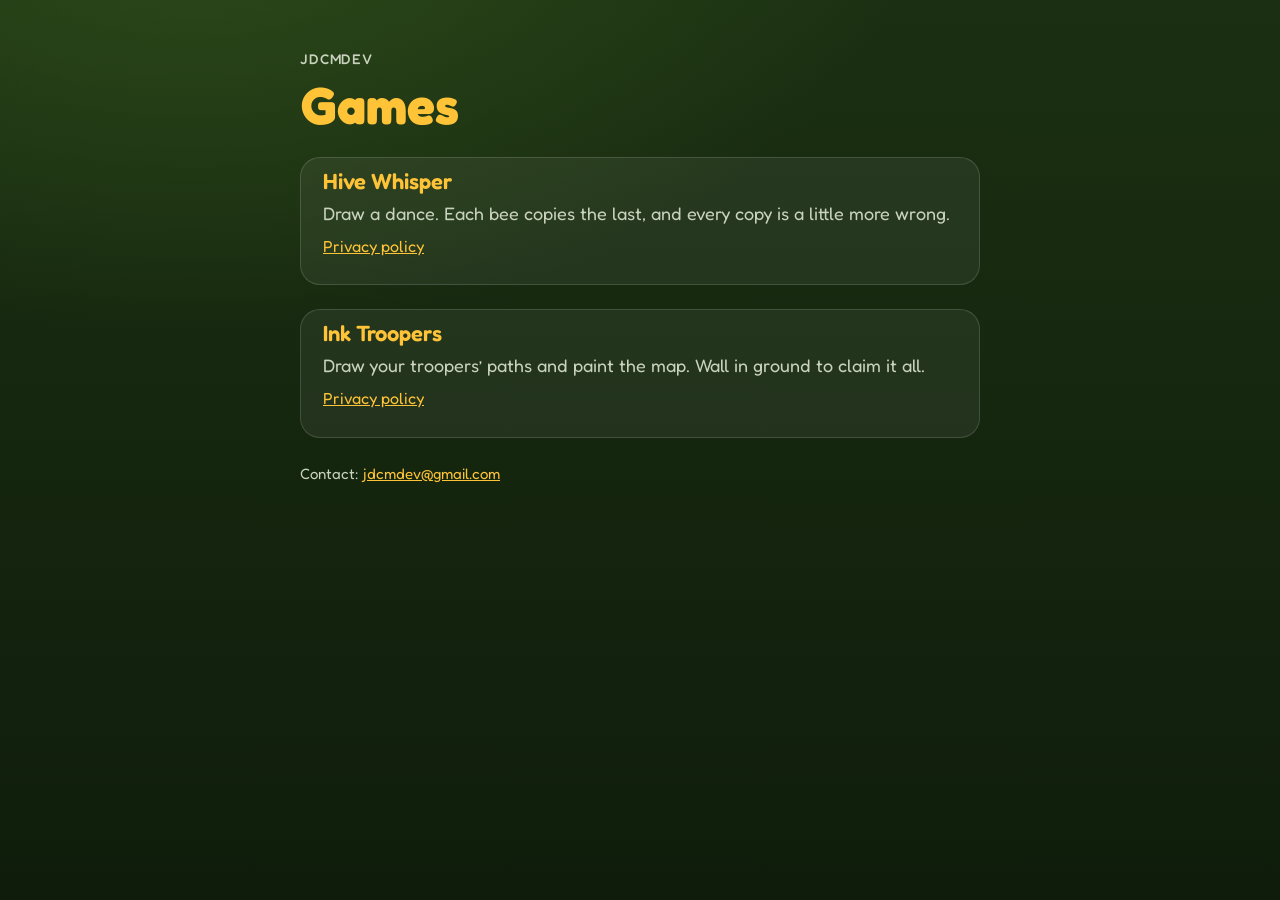
<file: index.html>
<!doctype html>
<html lang="en">
<head>
<meta charset="utf-8">
<meta name="viewport" content="width=device-width, initial-scale=1">
<title>jdcmdev games</title>
<meta name="description" content="Small mobile games by jdcmdev.">
<link rel="preconnect" href="https://fonts.googleapis.com">
<link rel="preconnect" href="https://fonts.gstatic.com" crossorigin>
<link href="https://fonts.googleapis.com/css2?family=Fredoka:wght@400;500;600;700&display=swap" rel="stylesheet">
<link rel="stylesheet" href="style.css">
</head>
<body>
<main>
  <p class="eyebrow">jdcmdev</p>
  <h1>Games</h1>
  <ul class="games">
    <li>
      <div class="game card">
        <strong>Hive Whisper</strong>
        <span>Draw a dance. Each bee copies the last, and every copy is a little more wrong.</span>
        <p class="links"><a href="hivewhisper/privacy/">Privacy policy</a></p>
      </div>
    </li>
    <li>
      <div class="game card">
        <strong>Ink Troopers</strong>
        <span>Draw your troopers’ paths and paint the map. Wall in ground to claim it all.</span>
        <p class="links"><a href="inktroopers/privacy/">Privacy policy</a></p>
      </div>
    </li>
  </ul>
  <p class="updated">Contact: <a href="mailto:jdcmdev@gmail.com">jdcmdev@gmail.com</a></p>
</main>
</body>
</html>
</file>
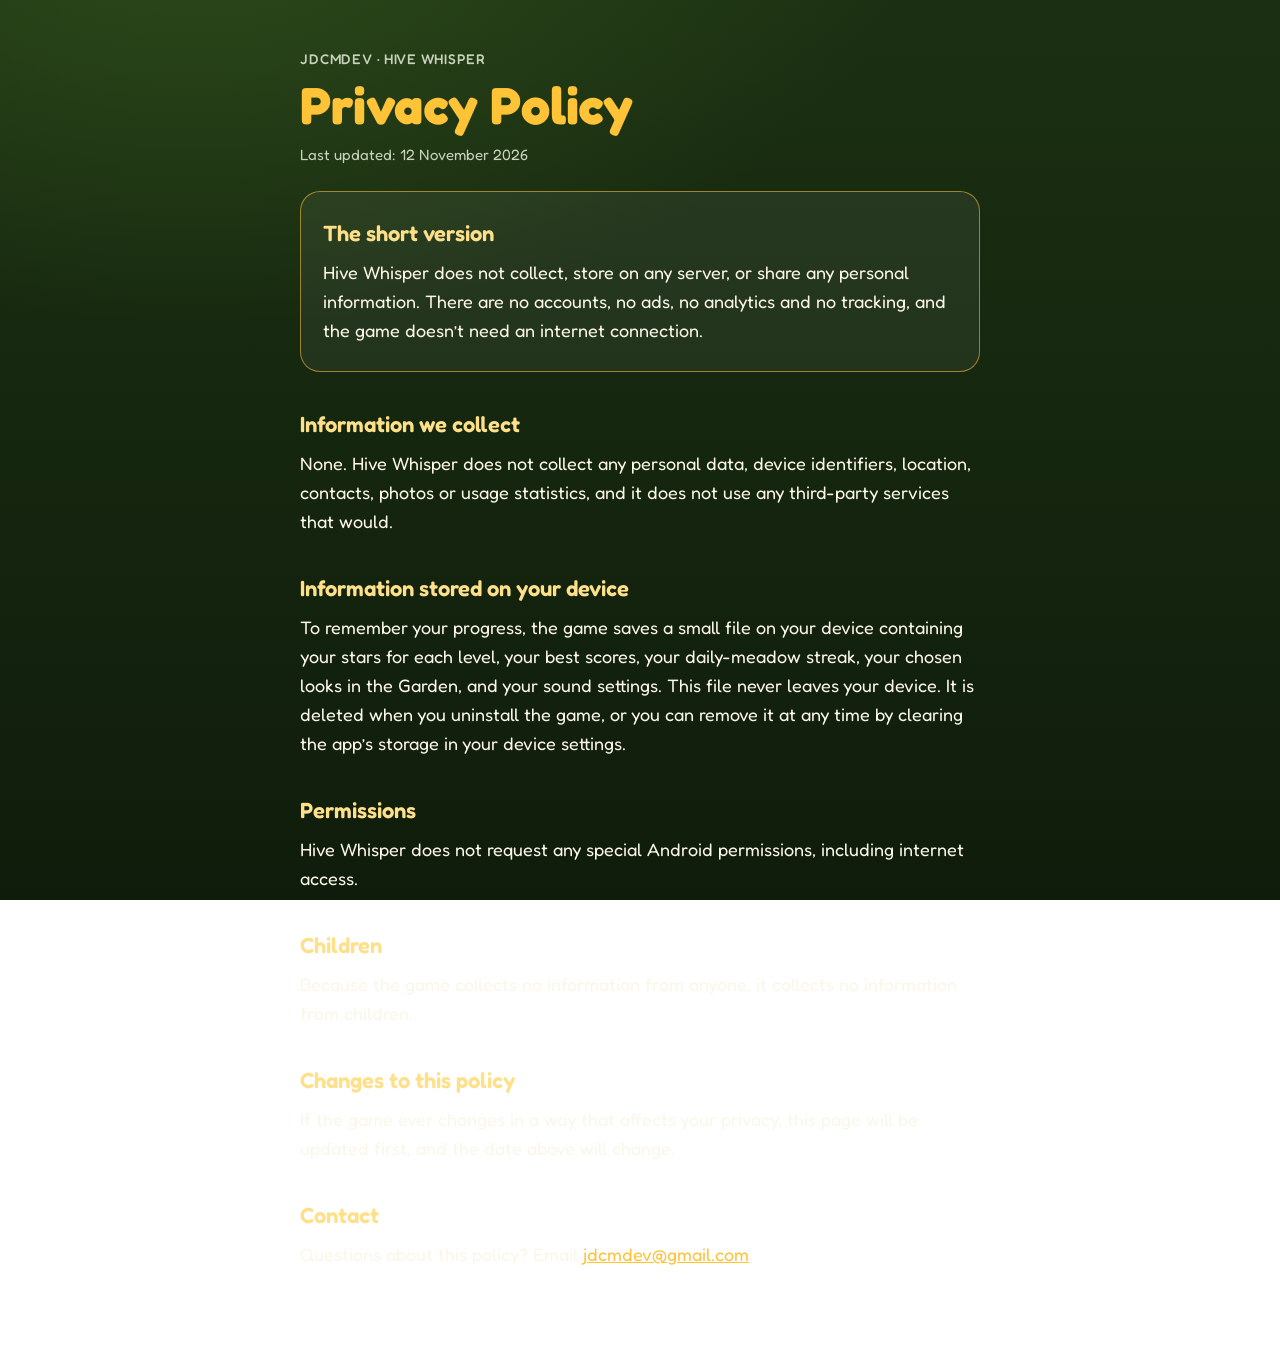
<file: hivewhisper/privacy/index.html>
<!doctype html>
<html lang="en">
<head>
<meta charset="utf-8">
<meta name="viewport" content="width=device-width, initial-scale=1">
<title>Hive Whisper – Privacy Policy</title>
<meta name="description" content="Privacy policy for the Hive Whisper mobile game.">
<link rel="preconnect" href="https://fonts.googleapis.com">
<link rel="preconnect" href="https://fonts.gstatic.com" crossorigin>
<link href="https://fonts.googleapis.com/css2?family=Fredoka:wght@400;500;600;700&display=swap" rel="stylesheet">
<link rel="stylesheet" href="../../style.css">
</head>
<body>
<main>
  <p class="eyebrow"><a href="../../">jdcmdev</a> · Hive Whisper</p>
  <h1>Privacy Policy</h1>
  <p class="updated">Last updated: 12 November 2026</p>

  <section class="card highlight">
    <h2>The short version</h2>
    <p>Hive Whisper does not collect, store on any server, or share any personal information. There are no accounts, no ads, no analytics and no tracking, and the game doesn’t need an internet connection.</p>
  </section>

  <section>
    <h2>Information we collect</h2>
    <p>None. Hive Whisper does not collect any personal data, device identifiers, location, contacts, photos or usage statistics, and it does not use any third-party services that would.</p>
  </section>

  <section>
    <h2>Information stored on your device</h2>
    <p>To remember your progress, the game saves a small file on your device containing your stars for each level, your best scores, your daily-meadow streak, your chosen looks in the Garden, and your sound settings. This file never leaves your device. It is deleted when you uninstall the game, or you can remove it at any time by clearing the app’s storage in your device settings.</p>
  </section>

  <section>
    <h2>Permissions</h2>
    <p>Hive Whisper does not request any special Android permissions, including internet access.</p>
  </section>

  <section>
    <h2>Children</h2>
    <p>Because the game collects no information from anyone, it collects no information from children.</p>
  </section>

  <section>
    <h2>Changes to this policy</h2>
    <p>If the game ever changes in a way that affects your privacy, this page will be updated first, and the date above will change.</p>
  </section>

  <section>
    <h2>Contact</h2>
    <p>Questions about this policy? Email <a href="mailto:jdcmdev@gmail.com">jdcmdev@gmail.com</a>.</p>
  </section>
</main>
</body>
</html>
</file>
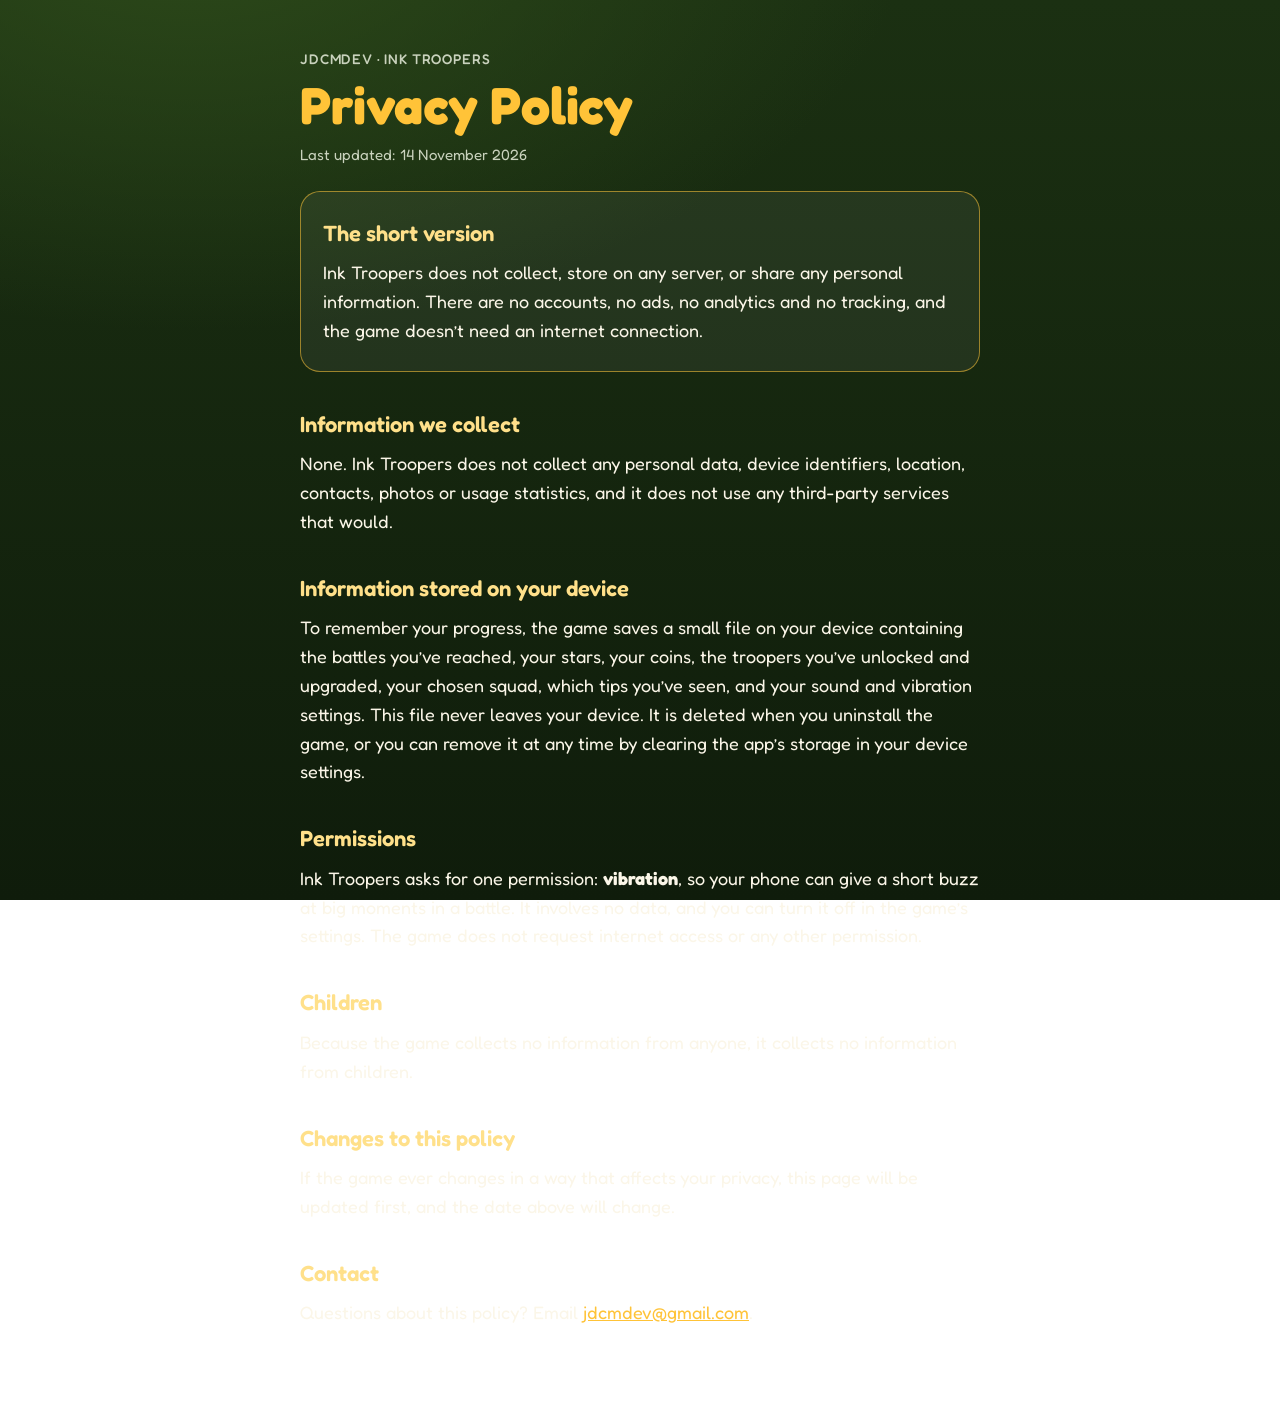
<file: inktroopers/privacy/index.html>
<!doctype html>
<html lang="en">
<head>
<meta charset="utf-8">
<meta name="viewport" content="width=device-width, initial-scale=1">
<title>Ink Troopers – Privacy Policy</title>
<meta name="description" content="Privacy policy for the Ink Troopers mobile game.">
<link rel="preconnect" href="https://fonts.googleapis.com">
<link rel="preconnect" href="https://fonts.gstatic.com" crossorigin>
<link href="https://fonts.googleapis.com/css2?family=Fredoka:wght@400;500;600;700&display=swap" rel="stylesheet">
<link rel="stylesheet" href="../../style.css">
</head>
<body>
<main>
  <p class="eyebrow"><a href="../../">jdcmdev</a> · Ink Troopers</p>
  <h1>Privacy Policy</h1>
  <p class="updated">Last updated: 14 November 2026</p>

  <section class="card highlight">
    <h2>The short version</h2>
    <p>Ink Troopers does not collect, store on any server, or share any personal information. There are no accounts, no ads, no analytics and no tracking, and the game doesn’t need an internet connection.</p>
  </section>

  <section>
    <h2>Information we collect</h2>
    <p>None. Ink Troopers does not collect any personal data, device identifiers, location, contacts, photos or usage statistics, and it does not use any third-party services that would.</p>
  </section>

  <section>
    <h2>Information stored on your device</h2>
    <p>To remember your progress, the game saves a small file on your device containing the battles you’ve reached, your stars, your coins, the troopers you’ve unlocked and upgraded, your chosen squad, which tips you’ve seen, and your sound and vibration settings. This file never leaves your device. It is deleted when you uninstall the game, or you can remove it at any time by clearing the app’s storage in your device settings.</p>
  </section>

  <section>
    <h2>Permissions</h2>
    <p>Ink Troopers asks for one permission: <strong>vibration</strong>, so your phone can give a short buzz at big moments in a battle. It involves no data, and you can turn it off in the game’s settings. The game does not request internet access or any other permission.</p>
  </section>

  <section>
    <h2>Children</h2>
    <p>Because the game collects no information from anyone, it collects no information from children.</p>
  </section>

  <section>
    <h2>Changes to this policy</h2>
    <p>If the game ever changes in a way that affects your privacy, this page will be updated first, and the date above will change.</p>
  </section>

  <section>
    <h2>Contact</h2>
    <p>Questions about this policy? Email <a href="mailto:jdcmdev@gmail.com">jdcmdev@gmail.com</a>.</p>
  </section>
</main>
</body>
</html>
</file>
<file: style.css>
/* Shared look for jdcmdev's game pages: honey on deep meadow green, like Hive Whisper. */
:root {
  --bg: #0f1c0b;
  --bg2: #1b3012;
  --card: rgba(255, 255, 255, 0.06);
  --line: rgba(255, 255, 255, 0.14);
  --text: #fbf6e8;
  --muted: #c9d2bd;
  --honey: #ffc338;
  --honey-light: #ffe08a;
}

* { box-sizing: border-box; }

html { -webkit-text-size-adjust: 100%; }

body {
  margin: 0;
  min-height: 100vh;
  background: radial-gradient(1200px 700px at 15% -10%, #2d4a1a 0%, transparent 60%), linear-gradient(var(--bg2), var(--bg));
  background-attachment: fixed;
  color: var(--text);
  font: 400 18px/1.6 "Fredoka", system-ui, -apple-system, "Segoe UI", sans-serif;
}

main {
  max-width: 720px;
  margin: 0 auto;
  padding: 48px 20px 72px;
}

h1 {
  margin: 0.1em 0 0.2em;
  font-weight: 700;
  font-size: clamp(36px, 8vw, 52px);
  line-height: 1.1;
  color: var(--honey);
}

h2 {
  margin: 1.6em 0 0.3em;
  font-weight: 600;
  font-size: 22px;
  color: var(--honey-light);
}

p { margin: 0.4em 0 0.8em; }

a { color: var(--honey); }
a:hover { color: var(--honey-light); }

.eyebrow {
  margin: 0;
  font-weight: 500;
  letter-spacing: 0.06em;
  text-transform: uppercase;
  font-size: 14px;
  color: var(--muted);
}
.eyebrow a { color: inherit; text-decoration: none; }

.updated { color: var(--muted); font-size: 15px; }

.card {
  background: var(--card);
  border: 1px solid var(--line);
  border-radius: 20px;
  padding: 6px 22px 12px;
  margin: 24px 0;
}
.card.highlight { border-color: rgba(255, 195, 56, 0.55); }
.card h2 { margin-top: 0.8em; }

.games { list-style: none; padding: 0; margin: 20px 0; }
.games li { margin: 0 0 14px; }
.games a.game {
  display: block;
  text-decoration: none;
  color: var(--text);
  background: var(--card);
  border: 1px solid var(--line);
  border-radius: 20px;
  padding: 16px 22px;
}
.games a.game:hover { border-color: rgba(255, 195, 56, 0.55); }
.games strong { color: var(--honey); font-weight: 600; font-size: 22px; }
.games span { display: block; color: var(--muted); }
.links { margin-top: 6px; font-size: 16px; }
</file>
